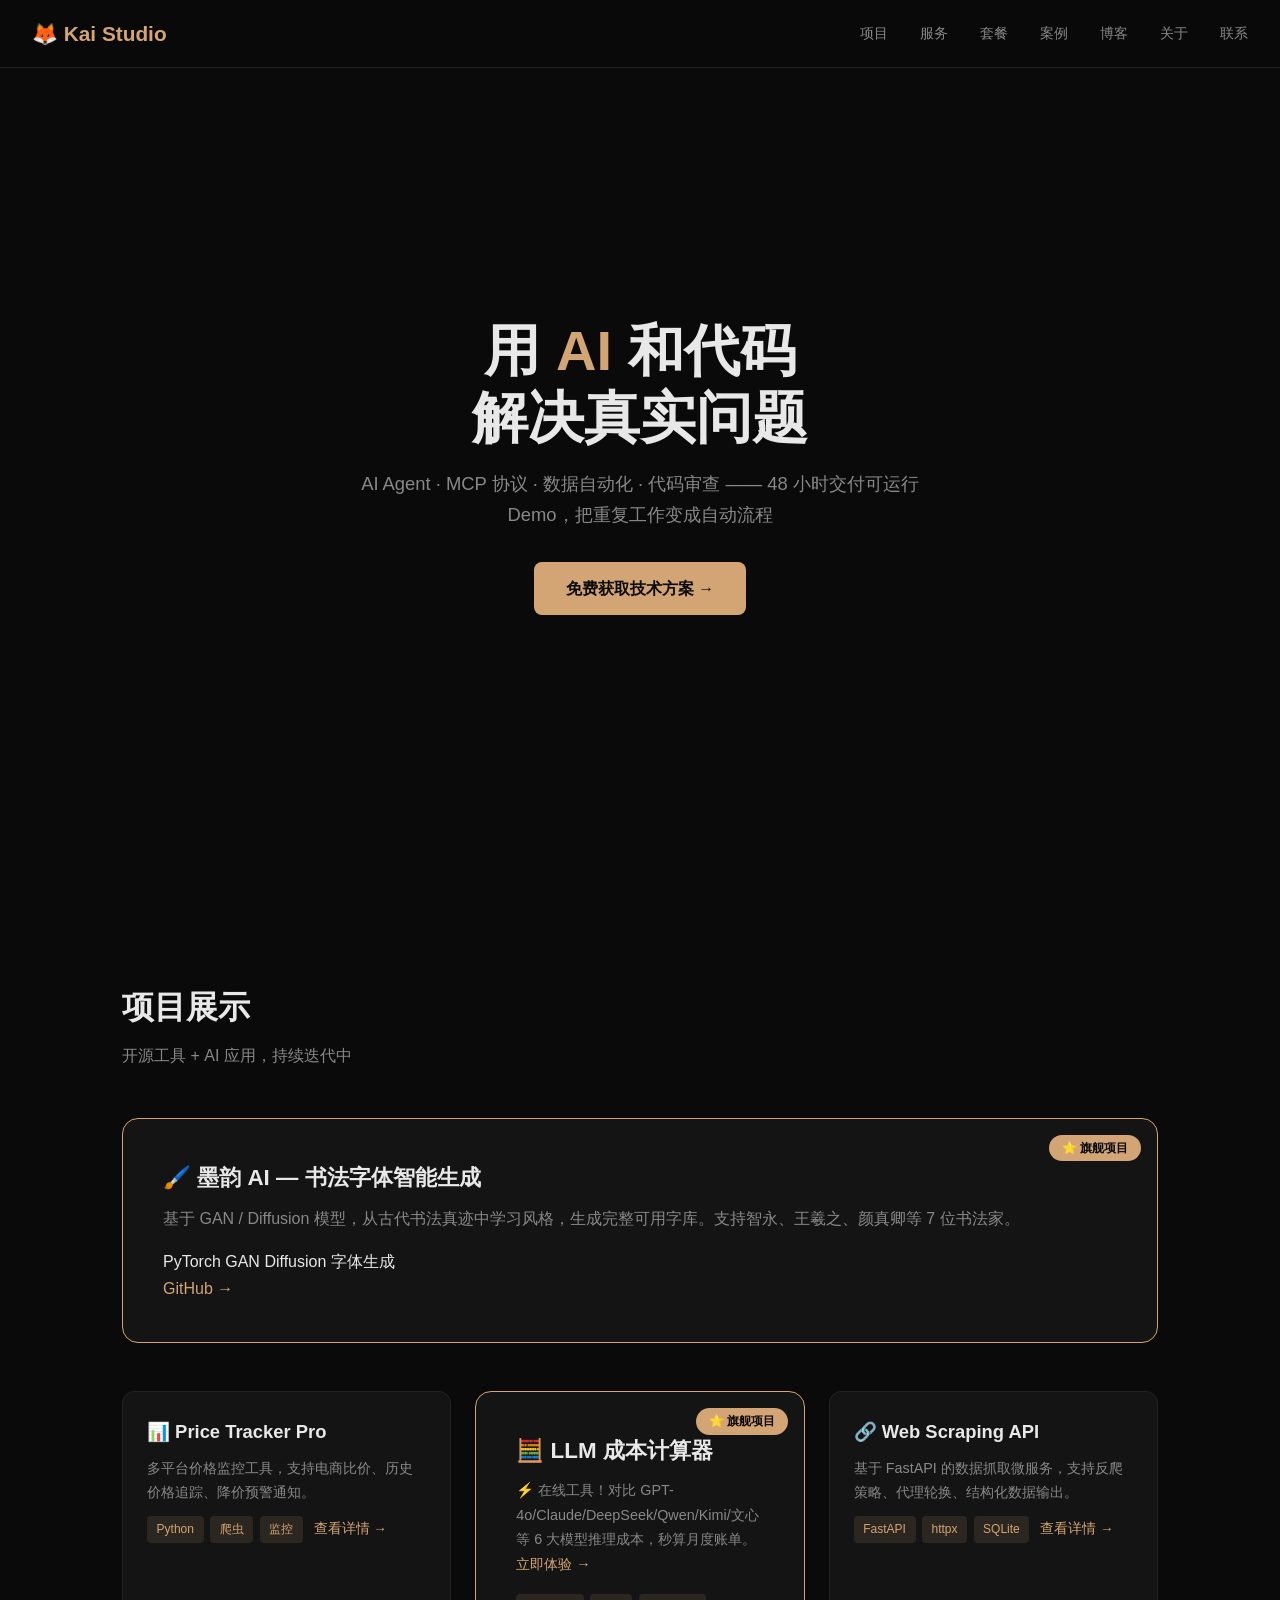
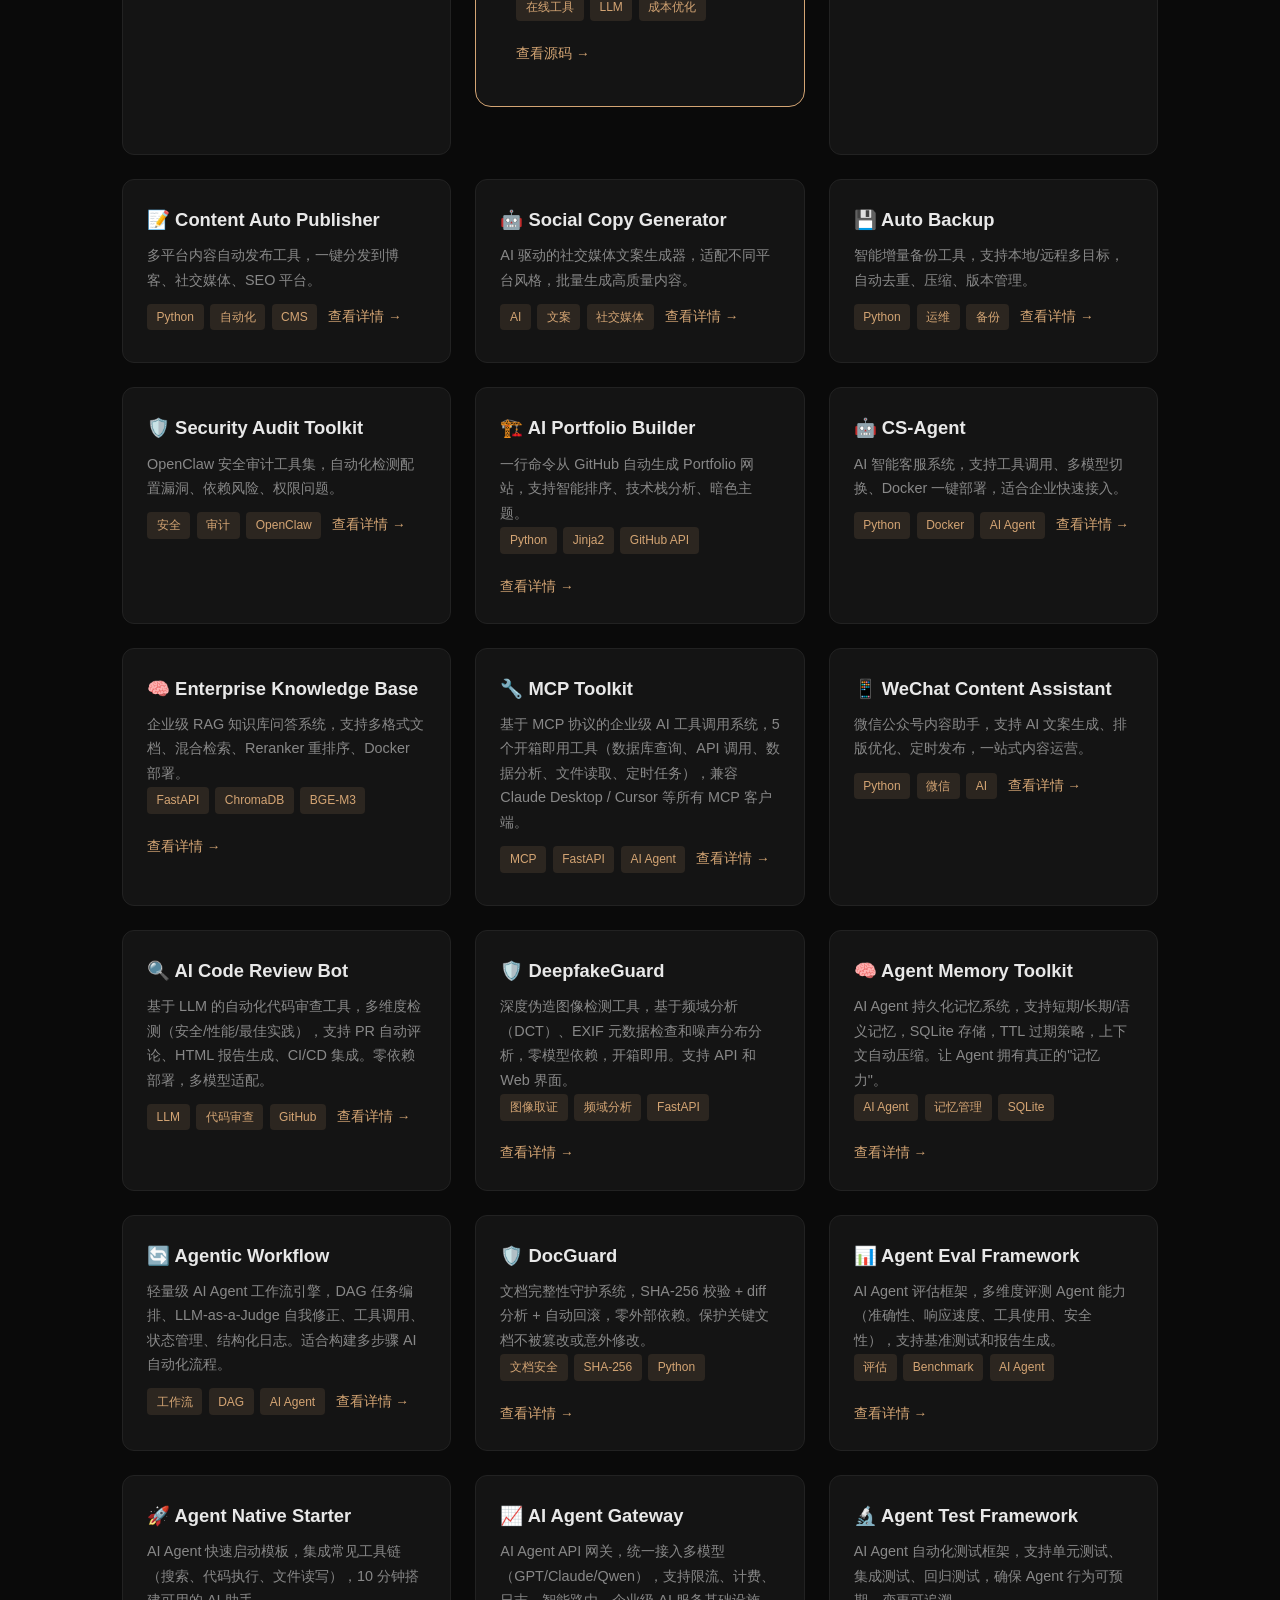
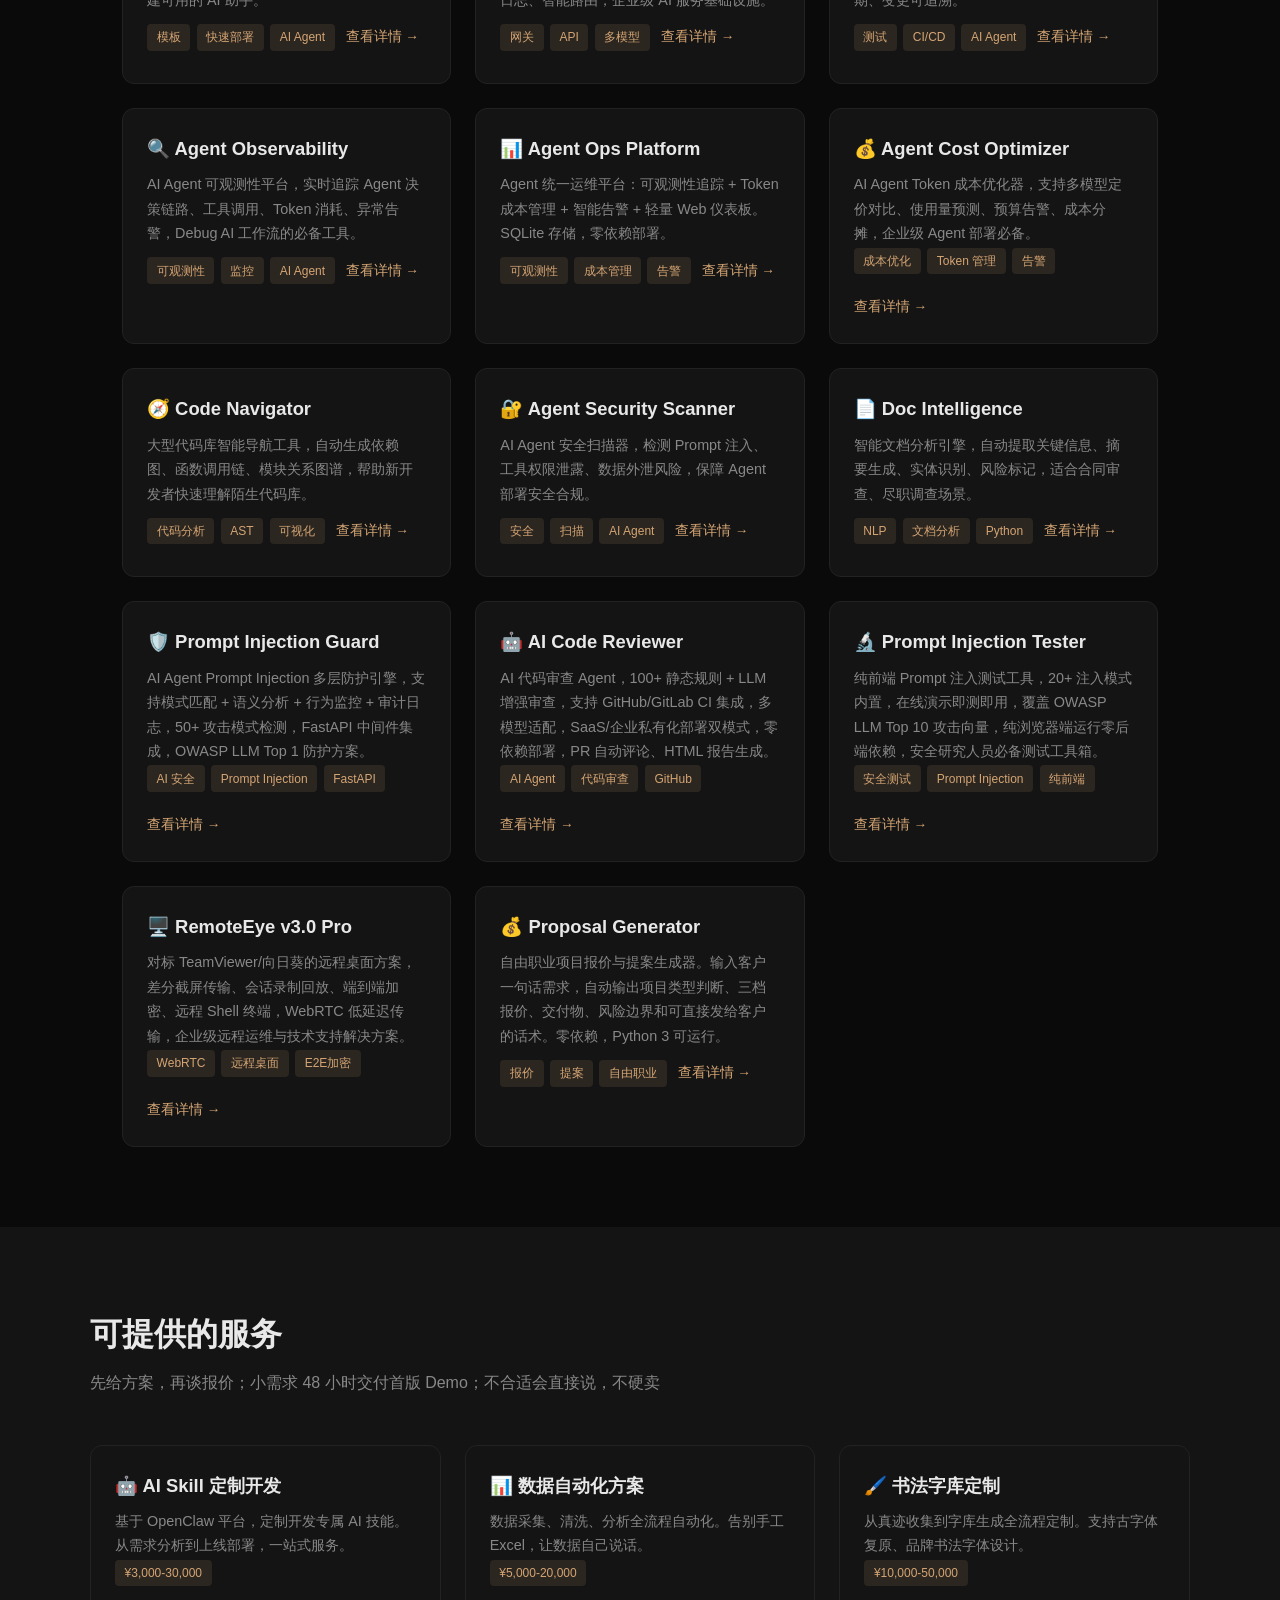
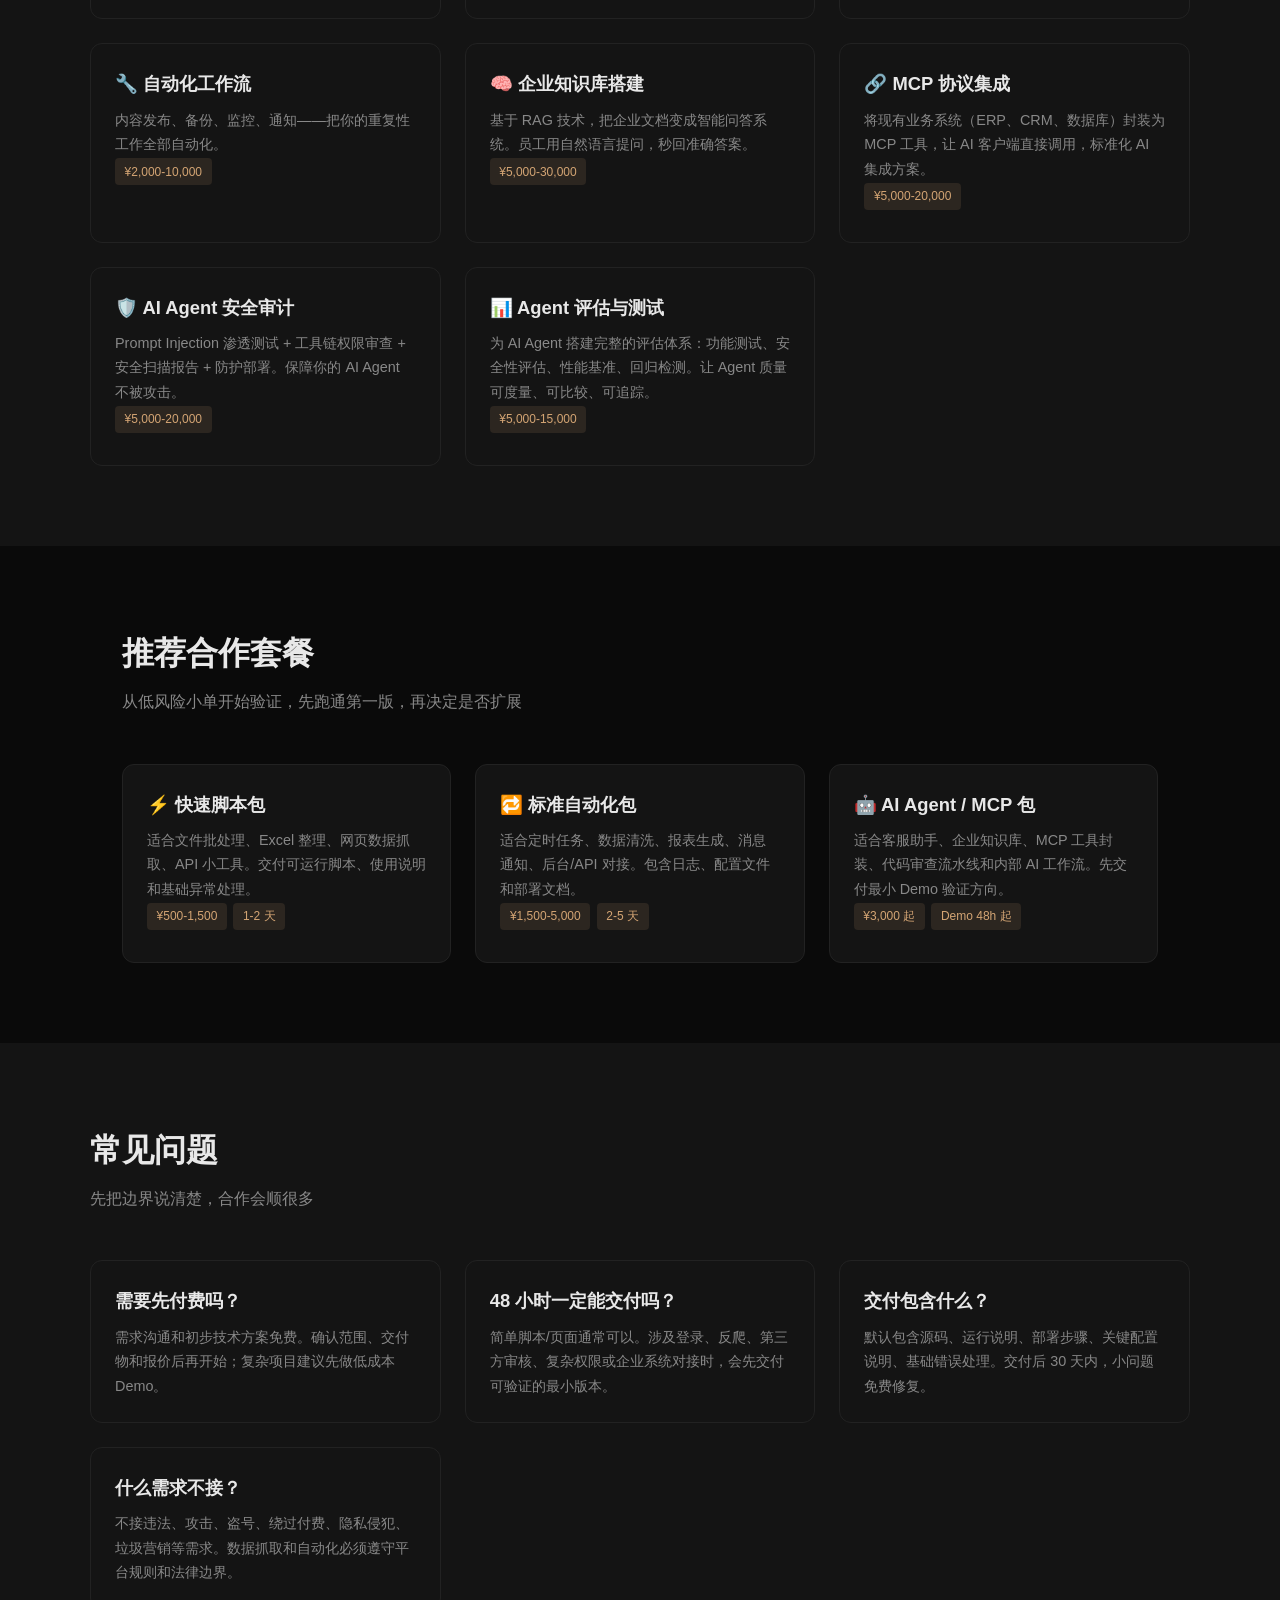
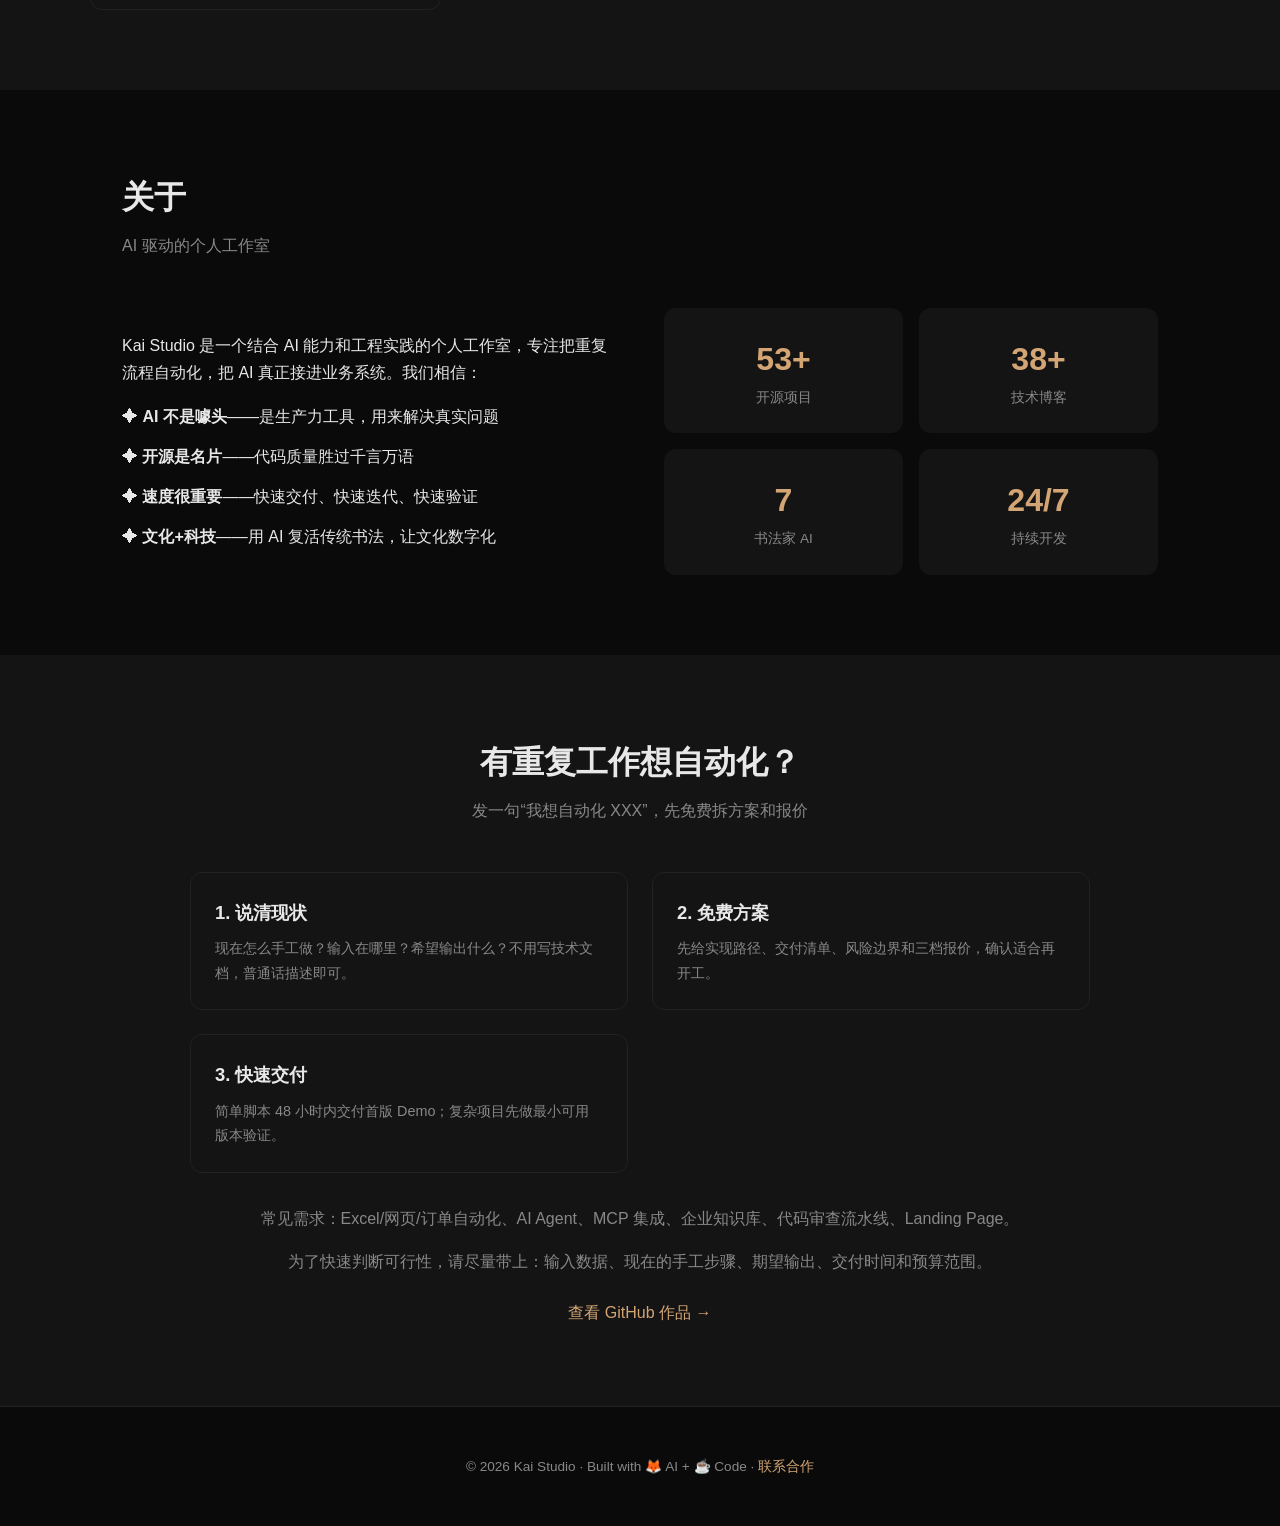
<file: portfolio/index.html>
<!DOCTYPE html>
<html lang="zh-CN">
<head>
<meta charset="UTF-8">
<meta name="viewport" content="width=device-width, initial-scale=1.0">
<title>Kai Studio — AI 自动化 · 书法字体 · 数据工具</title>
<style>
*{margin:0;padding:0;box-sizing:border-box}
:root{--bg:#0a0a0a;--card:#141414;--border:#222;--accent:#d4a574;--accent2:#c07850;--text:#e8e8e8;--muted:#888}
body{background:var(--bg);color:var(--text);font-family:-apple-system,BlinkMacSystemFont,"Segoe UI",Roboto,sans-serif;line-height:1.7}
a{color:var(--accent);text-decoration:none}
a:hover{text-decoration:underline}

nav{position:fixed;top:0;left:0;right:0;z-index:100;background:rgba(10,10,10,.92);backdrop-filter:blur(12px);border-bottom:1px solid var(--border);padding:1rem 2rem;display:flex;justify-content:space-between;align-items:center}
nav .logo{font-size:1.3rem;font-weight:700;color:var(--accent)}
nav .links{display:flex;gap:2rem}
nav .links a{color:var(--muted);font-size:.9rem;transition:color .2s}
nav .links a:hover{color:var(--accent);text-decoration:none}

.hero{min-height:100vh;display:flex;align-items:center;justify-content:center;text-align:center;padding:6rem 2rem 4rem}
.hero h1{font-size:clamp(2rem,5vw,3.5rem);font-weight:800;line-height:1.2;margin-bottom:1rem}
.hero h1 span{color:var(--accent)}
.hero p{font-size:1.15rem;color:var(--muted);max-width:600px;margin:0 auto 2rem}
.hero .cta{display:inline-block;background:var(--accent);color:var(--bg);padding:.8rem 2rem;border-radius:8px;font-weight:600;transition:all .2s}
.hero .cta:hover{background:var(--accent2);text-decoration:none;transform:translateY(-2px)}

section{padding:5rem 2rem;max-width:1100px;margin:0 auto}
section h2{font-size:2rem;margin-bottom:.5rem}
section .subtitle{color:var(--muted);margin-bottom:3rem}

.grid{display:grid;grid-template-columns:repeat(auto-fit,minmax(320px,1fr));gap:1.5rem}
.card{background:var(--card);border:1px solid var(--border);border-radius:12px;padding:1.5rem;transition:border-color .2s}
.card:hover{border-color:var(--accent)}
.card h3{font-size:1.15rem;margin-bottom:.5rem}
.card .tag{display:inline-block;background:rgba(212,165,116,.12);color:var(--accent);padding:.2rem .6rem;border-radius:4px;font-size:.75rem;margin-right:.4rem;margin-bottom:.5rem}
.card p{color:var(--muted);font-size:.9rem}
.card .link{display:inline-block;margin-top:.8rem;font-size:.85rem;color:var(--accent);font-weight:500}

.featured{background:var(--card);border:1px solid var(--accent);border-radius:16px;padding:2.5rem;margin-bottom:3rem;position:relative;overflow:hidden}
.featured::before{content:"⭐ 旗舰项目";position:absolute;top:1rem;right:1rem;background:var(--accent);color:var(--bg);padding:.2rem .8rem;border-radius:20px;font-size:.75rem;font-weight:600}
.featured h3{font-size:1.4rem;margin-bottom:.5rem}
.featured p{color:var(--muted);margin-bottom:1rem}

.about-grid{display:grid;grid-template-columns:1fr 1fr;gap:3rem;align-items:center}
.about-grid .stats{display:grid;grid-template-columns:1fr 1fr;gap:1rem}
.about-grid .stat{text-align:center;padding:1.5rem;background:var(--card);border-radius:12px}
.about-grid .stat .num{font-size:2rem;font-weight:800;color:var(--accent)}
.about-grid .stat .label{font-size:.85rem;color:var(--muted)}

footer{text-align:center;padding:3rem 2rem;border-top:1px solid var(--border);color:var(--muted);font-size:.85rem}

@media(max-width:768px){.about-grid{grid-template-columns:1fr}.nav .links{gap:1rem}}
</style>
</head>
<body>

<nav>
  <div class="logo">🦊 Kai Studio</div>
  <div class="links">
    <a href="#projects">项目</a>
    <a href="#services">服务</a>
    <a href="#packages">套餐</a>
    <a href="case-studies.html">案例</a>
    <a href="blog.html">博客</a>
    <a href="#about">关于</a>
    <a href="#contact">联系</a>
  </div>
</nav>

<div class="hero">
  <div>
    <h1>用 <span>AI</span> 和代码<br>解决真实问题</h1>
    <p>AI Agent · MCP 协议 · 数据自动化 · 代码审查 —— 48 小时交付可运行 Demo，把重复工作变成自动流程</p>
    <a href="#contact" class="cta">免费获取技术方案 →</a>
  </div>
</div>

<section id="projects">
  <h2>项目展示</h2>
  <p class="subtitle">开源工具 + AI 应用，持续迭代中</p>

  <div class="featured">
    <h3>🖌️ 墨韵 AI — 书法字体智能生成</h3>
    <p>基于 GAN / Diffusion 模型，从古代书法真迹中学习风格，生成完整可用字库。支持智永、王羲之、颜真卿等 7 位书法家。</p>
    <div>
      <span class="tag">PyTorch</span>
      <span class="tag">GAN</span>
      <span class="tag">Diffusion</span>
      <span class="tag">字体生成</span>
    </div>
    <a href="https://github.com/kaising-openclaw1/calligraphy-ai" class="link">GitHub →</a>
  </div>

  <div class="grid">
    <div class="card">
      <h3>📊 Price Tracker Pro</h3>
      <p>多平台价格监控工具，支持电商比价、历史价格追踪、降价预警通知。</p>
      <span class="tag">Python</span><span class="tag">爬虫</span><span class="tag">监控</span>
      <a href="https://github.com/kaising-openclaw1/price-tracker" class="link">查看详情 →</a>
    </div>
    <div class="card featured">
      <h3>🧮 LLM 成本计算器</h3>
      <p>⚡ 在线工具！对比 GPT-4o/Claude/DeepSeek/Qwen/Kimi/文心 等 6 大模型推理成本，秒算月度账单。<a href="https://kaising-openclaw1.github.io/llm-cost-calculator/" target="_blank">立即体验 →</a></p>
      <span class="tag">在线工具</span><span class="tag">LLM</span><span class="tag">成本优化</span>
      <a href="https://github.com/kaising-openclaw1/llm-cost-calculator" class="link">查看源码 →</a>
    </div>
    <div class="card">
      <h3>🔗 Web Scraping API</h3>
      <p>基于 FastAPI 的数据抓取微服务，支持反爬策略、代理轮换、结构化数据输出。</p>
      <span class="tag">FastAPI</span><span class="tag">httpx</span><span class="tag">SQLite</span>
      <a href="https://github.com/kaising-openclaw1/scraping-api" class="link">查看详情 →</a>
    </div>
    <div class="card">
      <h3>📝 Content Auto Publisher</h3>
      <p>多平台内容自动发布工具，一键分发到博客、社交媒体、SEO 平台。</p>
      <span class="tag">Python</span><span class="tag">自动化</span><span class="tag">CMS</span>
      <a href="https://github.com/kaising-openclaw1/content-auto-publisher" class="link">查看详情 →</a>
    </div>
    <div class="card">
      <h3>🤖 Social Copy Generator</h3>
      <p>AI 驱动的社交媒体文案生成器，适配不同平台风格，批量生成高质量内容。</p>
      <span class="tag">AI</span><span class="tag">文案</span><span class="tag">社交媒体</span>
      <a href="https://github.com/kaising-openclaw1/social-copy" class="link">查看详情 →</a>
    </div>
    <div class="card">
      <h3>💾 Auto Backup</h3>
      <p>智能增量备份工具，支持本地/远程多目标，自动去重、压缩、版本管理。</p>
      <span class="tag">Python</span><span class="tag">运维</span><span class="tag">备份</span>
      <a href="https://github.com/kaising-openclaw1/auto-backup" class="link">查看详情 →</a>
    </div>
    <div class="card">
      <h3>🛡️ Security Audit Toolkit</h3>
      <p>OpenClaw 安全审计工具集，自动化检测配置漏洞、依赖风险、权限问题。</p>
      <span class="tag">安全</span><span class="tag">审计</span><span class="tag">OpenClaw</span>
      <a href="https://github.com/kaising-openclaw1/security-audit" class="link">查看详情 →</a>
    </div>
    <div class="card">
      <h3>🏗️ AI Portfolio Builder</h3>
      <p>一行命令从 GitHub 自动生成 Portfolio 网站，支持智能排序、技术栈分析、暗色主题。</p>
      <span class="tag">Python</span><span class="tag">Jinja2</span><span class="tag">GitHub API</span>
      <a href="https://github.com/kaising-openclaw1/ai-portfolio-builder" class="link">查看详情 →</a>
    </div>
    <div class="card">
      <h3>🤖 CS-Agent</h3>
      <p>AI 智能客服系统，支持工具调用、多模型切换、Docker 一键部署，适合企业快速接入。</p>
      <span class="tag">Python</span><span class="tag">Docker</span><span class="tag">AI Agent</span>
      <a href="https://github.com/kaising-openclaw1/cs-agent" class="link">查看详情 →</a>
    </div>
    <div class="card">
      <h3>🧠 Enterprise Knowledge Base</h3>
      <p>企业级 RAG 知识库问答系统，支持多格式文档、混合检索、Reranker 重排序、Docker 部署。</p>
      <span class="tag">FastAPI</span><span class="tag">ChromaDB</span><span class="tag">BGE-M3</span>
      <a href="https://github.com/kaising-openclaw1/enterprise-knowledge-base" class="link">查看详情 →</a>
    </div>
    <div class="card">
      <h3>🔧 MCP Toolkit</h3>
      <p>基于 MCP 协议的企业级 AI 工具调用系统，5 个开箱即用工具（数据库查询、API 调用、数据分析、文件读取、定时任务），兼容 Claude Desktop / Cursor 等所有 MCP 客户端。</p>
      <span class="tag">MCP</span><span class="tag">FastAPI</span><span class="tag">AI Agent</span>
      <a href="https://github.com/kaising-openclaw1/mcp-toolkit" class="link">查看详情 →</a>
    </div>
    <div class="card">
      <h3>📱 WeChat Content Assistant</h3>
      <p>微信公众号内容助手，支持 AI 文案生成、排版优化、定时发布，一站式内容运营。</p>
      <span class="tag">Python</span><span class="tag">微信</span><span class="tag">AI</span>
      <a href="https://github.com/kaising-openclaw1/wechat-content-assistant" class="link">查看详情 →</a>
    </div>
    <div class="card">
      <h3>🔍 AI Code Review Bot</h3>
      <p>基于 LLM 的自动化代码审查工具，多维度检测（安全/性能/最佳实践），支持 PR 自动评论、HTML 报告生成、CI/CD 集成。零依赖部署，多模型适配。</p>
      <span class="tag">LLM</span><span class="tag">代码审查</span><span class="tag">GitHub</span>
      <a href="https://github.com/kaising-openclaw1/code-review-bot" class="link">查看详情 →</a>
    </div>
    <div class="card">
      <h3>🛡️ DeepfakeGuard</h3>
      <p>深度伪造图像检测工具，基于频域分析（DCT）、EXIF 元数据检查和噪声分布分析，零模型依赖，开箱即用。支持 API 和 Web 界面。</p>
      <span class="tag">图像取证</span><span class="tag">频域分析</span><span class="tag">FastAPI</span>
      <a href="https://github.com/kaising-openclaw1/deepfake-guard" class="link">查看详情 →</a>
    </div>
    <div class="card">
      <h3>🧠 Agent Memory Toolkit</h3>
      <p>AI Agent 持久化记忆系统，支持短期/长期/语义记忆，SQLite 存储，TTL 过期策略，上下文自动压缩。让 Agent 拥有真正的"记忆力"。</p>
      <span class="tag">AI Agent</span><span class="tag">记忆管理</span><span class="tag">SQLite</span>
      <a href="https://github.com/kaising-openclaw1/agent-memory-toolkit" class="link">查看详情 →</a>
    </div>
    <div class="card">
      <h3>🔄 Agentic Workflow</h3>
      <p>轻量级 AI Agent 工作流引擎，DAG 任务编排、LLM-as-a-Judge 自我修正、工具调用、状态管理、结构化日志。适合构建多步骤 AI 自动化流程。</p>
      <span class="tag">工作流</span><span class="tag">DAG</span><span class="tag">AI Agent</span>
      <a href="https://github.com/kaising-openclaw1/agentic-workflow" class="link">查看详情 →</a>
    </div>
    <div class="card">
      <h3>🛡️ DocGuard</h3>
      <p>文档完整性守护系统，SHA-256 校验 + diff 分析 + 自动回滚，零外部依赖。保护关键文档不被篡改或意外修改。</p>
      <span class="tag">文档安全</span><span class="tag">SHA-256</span><span class="tag">Python</span>
      <a href="https://github.com/kaising-openclaw1/doc-guard" class="link">查看详情 →</a>
    </div>
    <div class="card">
      <h3>📊 Agent Eval Framework</h3>
      <p>AI Agent 评估框架，多维度评测 Agent 能力（准确性、响应速度、工具使用、安全性），支持基准测试和报告生成。</p>
      <span class="tag">评估</span><span class="tag">Benchmark</span><span class="tag">AI Agent</span>
      <a href="https://github.com/kaising-openclaw1/agent-eval-framework" class="link">查看详情 →</a>
    </div>
    <div class="card">
      <h3>🚀 Agent Native Starter</h3>
      <p>AI Agent 快速启动模板，集成常见工具链（搜索、代码执行、文件读写），10 分钟搭建可用的 AI 助手。</p>
      <span class="tag">模板</span><span class="tag">快速部署</span><span class="tag">AI Agent</span>
      <a href="https://github.com/kaising-openclaw1/agent-native-starter" class="link">查看详情 →</a>
    </div>
    <div class="card">
      <h3>📈 AI Agent Gateway</h3>
      <p>AI Agent API 网关，统一接入多模型（GPT/Claude/Qwen），支持限流、计费、日志、智能路由，企业级 AI 服务基础设施。</p>
      <span class="tag">网关</span><span class="tag">API</span><span class="tag">多模型</span>
      <a href="https://github.com/kaising-openclaw1/ai-agent-gateway" class="link">查看详情 →</a>
    </div>
    <div class="card">
      <h3>🔬 Agent Test Framework</h3>
      <p>AI Agent 自动化测试框架，支持单元测试、集成测试、回归测试，确保 Agent 行为可预期、变更可追溯。</p>
      <span class="tag">测试</span><span class="tag">CI/CD</span><span class="tag">AI Agent</span>
      <a href="https://github.com/kaising-openclaw1/agent-test-framework" class="link">查看详情 →</a>
    </div>
    <div class="card">
      <h3>🔍 Agent Observability</h3>
      <p>AI Agent 可观测性平台，实时追踪 Agent 决策链路、工具调用、Token 消耗、异常告警，Debug AI 工作流的必备工具。</p>
      <span class="tag">可观测性</span><span class="tag">监控</span><span class="tag">AI Agent</span>
      <a href="https://github.com/kaising-openclaw1/agent-observability" class="link">查看详情 →</a>
    </div>
    <div class="card">
      <h3>📊 Agent Ops Platform</h3>
      <p>Agent 统一运维平台：可观测性追踪 + Token 成本管理 + 智能告警 + 轻量 Web 仪表板。SQLite 存储，零依赖部署。</p>
      <span class="tag">可观测性</span><span class="tag">成本管理</span><span class="tag">告警</span>
      <a href="https://github.com/kaising-openclaw1/agent-ops-platform" class="link">查看详情 →</a>
    </div>
    <div class="card">
      <h3>💰 Agent Cost Optimizer</h3>
      <p>AI Agent Token 成本优化器，支持多模型定价对比、使用量预测、预算告警、成本分摊，企业级 Agent 部署必备。</p>
      <span class="tag">成本优化</span><span class="tag">Token 管理</span><span class="tag">告警</span>
      <a href="https://github.com/kaising-openclaw1/agent-cost-optimizer" class="link">查看详情 →</a>
    </div>
    <div class="card">
      <h3>🧭 Code Navigator</h3>
      <p>大型代码库智能导航工具，自动生成依赖图、函数调用链、模块关系图谱，帮助新开发者快速理解陌生代码库。</p>
      <span class="tag">代码分析</span><span class="tag">AST</span><span class="tag">可视化</span>
      <a href="https://github.com/kaising-openclaw1/code-navigator" class="link">查看详情 →</a>
    </div>
    <div class="card">
      <h3>🔐 Agent Security Scanner</h3>
      <p>AI Agent 安全扫描器，检测 Prompt 注入、工具权限泄露、数据外泄风险，保障 Agent 部署安全合规。</p>
      <span class="tag">安全</span><span class="tag">扫描</span><span class="tag">AI Agent</span>
      <a href="https://github.com/kaising-openclaw1/agent-security-scanner" class="link">查看详情 →</a>
    </div>
    <div class="card">
      <h3>📄 Doc Intelligence</h3>
      <p>智能文档分析引擎，自动提取关键信息、摘要生成、实体识别、风险标记，适合合同审查、尽职调查场景。</p>
      <span class="tag">NLP</span><span class="tag">文档分析</span><span class="tag">Python</span>
      <a href="https://github.com/kaising-openclaw1/doc-intelligence" class="link">查看详情 →</a>
    </div>
    <div class="card">
      <h3>🛡️ Prompt Injection Guard</h3>
      <p>AI Agent Prompt Injection 多层防护引擎，支持模式匹配 + 语义分析 + 行为监控 + 审计日志，50+ 攻击模式检测，FastAPI 中间件集成，OWASP LLM Top 1 防护方案。</p>
      <span class="tag">AI 安全</span><span class="tag">Prompt Injection</span><span class="tag">FastAPI</span>
      <a href="https://github.com/kaising-openclaw1/prompt-injection-guard" class="link">查看详情 →</a>
    </div>
    <div class="card">
      <h3>🤖 AI Code Reviewer</h3>
      <p>AI 代码审查 Agent，100+ 静态规则 + LLM 增强审查，支持 GitHub/GitLab CI 集成，多模型适配，SaaS/企业私有化部署双模式，零依赖部署，PR 自动评论、HTML 报告生成。</p>
      <span class="tag">AI Agent</span><span class="tag">代码审查</span><span class="tag">GitHub</span>
      <a href="https://github.com/kaising-openclaw1/ai-code-reviewer" class="link">查看详情 →</a>
    </div>
    <div class="card">
      <h3>🔬 Prompt Injection Tester</h3>
      <p>纯前端 Prompt 注入测试工具，20+ 注入模式内置，在线演示即测即用，覆盖 OWASP LLM Top 10 攻击向量，纯浏览器端运行零后端依赖，安全研究人员必备测试工具箱。</p>
      <span class="tag">安全测试</span><span class="tag">Prompt Injection</span><span class="tag">纯前端</span>
      <a href="https://github.com/kaising-openclaw1/prompt-injection-tester" class="link">查看详情 →</a>
    </div>
    <div class="card">
      <h3>🖥️ RemoteEye v3.0 Pro</h3>
      <p>对标 TeamViewer/向日葵的远程桌面方案，差分截屏传输、会话录制回放、端到端加密、远程 Shell 终端，WebRTC 低延迟传输，企业级远程运维与技术支持解决方案。</p>
      <span class="tag">WebRTC</span><span class="tag">远程桌面</span><span class="tag">E2E加密</span>
      <a href="https://github.com/kaising-openclaw1/remote-control" class="link">查看详情 →</a>
    </div>
    <div class="card">
      <h3>💰 Proposal Generator</h3>
      <p>自由职业项目报价与提案生成器。输入客户一句话需求，自动输出项目类型判断、三档报价、交付物、风险边界和可直接发给客户的话术。零依赖，Python 3 可运行。</p>
      <span class="tag">报价</span><span class="tag">提案</span><span class="tag">自由职业</span>
      <a href="https://github.com/kaising-openclaw1/proposal-generator" class="link">查看详情 →</a>
    </div>
  </div>
</section>

<section id="services" style="background:var(--card);max-width:100%;padding:5rem 2rem">
  <div style="max-width:1100px;margin:0 auto">
    <h2>可提供的服务</h2>
    <p class="subtitle">先给方案，再谈报价；小需求 48 小时交付首版 Demo；不合适会直接说，不硬卖</p>
    <div class="grid">
      <div class="card">
        <h3>🤖 AI Skill 定制开发</h3>
        <p>基于 OpenClaw 平台，定制开发专属 AI 技能。从需求分析到上线部署，一站式服务。</p>
        <span class="tag">¥3,000-30,000</span>
      </div>
      <div class="card">
        <h3>📊 数据自动化方案</h3>
        <p>数据采集、清洗、分析全流程自动化。告别手工 Excel，让数据自己说话。</p>
        <span class="tag">¥5,000-20,000</span>
      </div>
      <div class="card">
        <h3>🖌️ 书法字库定制</h3>
        <p>从真迹收集到字库生成全流程定制。支持古字体复原、品牌书法字体设计。</p>
        <span class="tag">¥10,000-50,000</span>
      </div>
      <div class="card">
        <h3>🔧 自动化工作流</h3>
        <p>内容发布、备份、监控、通知——把你的重复性工作全部自动化。</p>
        <span class="tag">¥2,000-10,000</span>
      </div>
      <div class="card">
        <h3>🧠 企业知识库搭建</h3>
        <p>基于 RAG 技术，把企业文档变成智能问答系统。员工用自然语言提问，秒回准确答案。</p>
        <span class="tag">¥5,000-30,000</span>
      </div>
      <div class="card">
        <h3>🔗 MCP 协议集成</h3>
        <p>将现有业务系统（ERP、CRM、数据库）封装为 MCP 工具，让 AI 客户端直接调用，标准化 AI 集成方案。</p>
        <span class="tag">¥5,000-20,000</span>
      </div>
      <div class="card">
        <h3>🛡️ AI Agent 安全审计</h3>
        <p>Prompt Injection 渗透测试 + 工具链权限审查 + 安全扫描报告 + 防护部署。保障你的 AI Agent 不被攻击。</p>
        <span class="tag">¥5,000-20,000</span>
      </div>
      <div class="card">
        <h3>📊 Agent 评估与测试</h3>
        <p>为 AI Agent 搭建完整的评估体系：功能测试、安全性评估、性能基准、回归检测。让 Agent 质量可度量、可比较、可追踪。</p>
        <span class="tag">¥5,000-15,000</span>
      </div>
    </div>
  </div>
</section>


<section id="packages">
  <h2>推荐合作套餐</h2>
  <p class="subtitle">从低风险小单开始验证，先跑通第一版，再决定是否扩展</p>
  <div class="grid">
    <div class="card">
      <h3>⚡ 快速脚本包</h3>
      <p>适合文件批处理、Excel 整理、网页数据抓取、API 小工具。交付可运行脚本、使用说明和基础异常处理。</p>
      <span class="tag">¥500-1,500</span><span class="tag">1-2 天</span>
    </div>
    <div class="card">
      <h3>🔁 标准自动化包</h3>
      <p>适合定时任务、数据清洗、报表生成、消息通知、后台/API 对接。包含日志、配置文件和部署文档。</p>
      <span class="tag">¥1,500-5,000</span><span class="tag">2-5 天</span>
    </div>
    <div class="card">
      <h3>🤖 AI Agent / MCP 包</h3>
      <p>适合客服助手、企业知识库、MCP 工具封装、代码审查流水线和内部 AI 工作流。先交付最小 Demo 验证方向。</p>
      <span class="tag">¥3,000 起</span><span class="tag">Demo 48h 起</span>
    </div>
  </div>
</section>

<section id="faq" style="background:var(--card);max-width:100%;padding:5rem 2rem">
  <div style="max-width:1100px;margin:0 auto">
    <h2>常见问题</h2>
    <p class="subtitle">先把边界说清楚，合作会顺很多</p>
    <div class="grid">
      <div class="card">
        <h3>需要先付费吗？</h3>
        <p>需求沟通和初步技术方案免费。确认范围、交付物和报价后再开始；复杂项目建议先做低成本 Demo。</p>
      </div>
      <div class="card">
        <h3>48 小时一定能交付吗？</h3>
        <p>简单脚本/页面通常可以。涉及登录、反爬、第三方审核、复杂权限或企业系统对接时，会先交付可验证的最小版本。</p>
      </div>
      <div class="card">
        <h3>交付包含什么？</h3>
        <p>默认包含源码、运行说明、部署步骤、关键配置说明、基础错误处理。交付后 30 天内，小问题免费修复。</p>
      </div>
      <div class="card">
        <h3>什么需求不接？</h3>
        <p>不接违法、攻击、盗号、绕过付费、隐私侵犯、垃圾营销等需求。数据抓取和自动化必须遵守平台规则和法律边界。</p>
      </div>
    </div>
  </div>
</section>

<section id="about">
  <h2>关于</h2>
  <p class="subtitle">AI 驱动的个人工作室</p>
  <div class="about-grid">
    <div>
      <p style="margin-bottom:1rem">Kai Studio 是一个结合 AI 能力和工程实践的个人工作室，专注把重复流程自动化，把 AI 真正接进业务系统。我们相信：</p>
      <ul style="list-style:none;display:flex;flex-direction:column;gap:.8rem">
        <li>✦ <strong>AI 不是噱头</strong>——是生产力工具，用来解决真实问题</li>
        <li>✦ <strong>开源是名片</strong>——代码质量胜过千言万语</li>
        <li>✦ <strong>速度很重要</strong>——快速交付、快速迭代、快速验证</li>
        <li>✦ <strong>文化+科技</strong>——用 AI 复活传统书法，让文化数字化</li>
      </ul>
    </div>
    <div class="stats">
      <div class="stat"><div class="num">53+</div><div class="label">开源项目</div></div>
      <div class="stat"><div class="num">38+</div><div class="label">技术博客</div></div>
      <div class="stat"><div class="num">7</div><div class="label">书法家 AI</div></div>
      <div class="stat"><div class="num">24/7</div><div class="label">持续开发</div></div>
    </div>
  </div>
</section>

<section id="contact" style="background:var(--card);max-width:100%;padding:5rem 2rem">
  <div style="max-width:900px;margin:0 auto;text-align:center">
    <h2>有重复工作想自动化？</h2>
    <p class="subtitle">发一句“我想自动化 XXX”，先免费拆方案和报价</p>
    <div class="grid" style="text-align:left;margin-bottom:2rem">
      <div class="card">
        <h3>1. 说清现状</h3>
        <p>现在怎么手工做？输入在哪里？希望输出什么？不用写技术文档，普通话描述即可。</p>
      </div>
      <div class="card">
        <h3>2. 免费方案</h3>
        <p>先给实现路径、交付清单、风险边界和三档报价，确认适合再开工。</p>
      </div>
      <div class="card">
        <h3>3. 快速交付</h3>
        <p>简单脚本 48 小时内交付首版 Demo；复杂项目先做最小可用版本验证。</p>
      </div>
    </div>
    <p style="color:var(--muted);margin-bottom:1rem">常见需求：Excel/网页/订单自动化、AI Agent、MCP 集成、企业知识库、代码审查流水线、Landing Page。</p>
    <p style="color:var(--muted);margin-bottom:1.5rem">为了快速判断可行性，请尽量带上：输入数据、现在的手工步骤、期望输出、交付时间和预算范围。</p>
    <a href="https://github.com/kaising-openclaw1" class="cta">查看 GitHub 作品 →</a>
  </div>
</section>

<footer>
  <p>© 2026 Kai Studio · Built with 🦊 AI + ☕ Code · <a href="#contact">联系合作</a></p>
</footer>

</body>
</html>
</file>
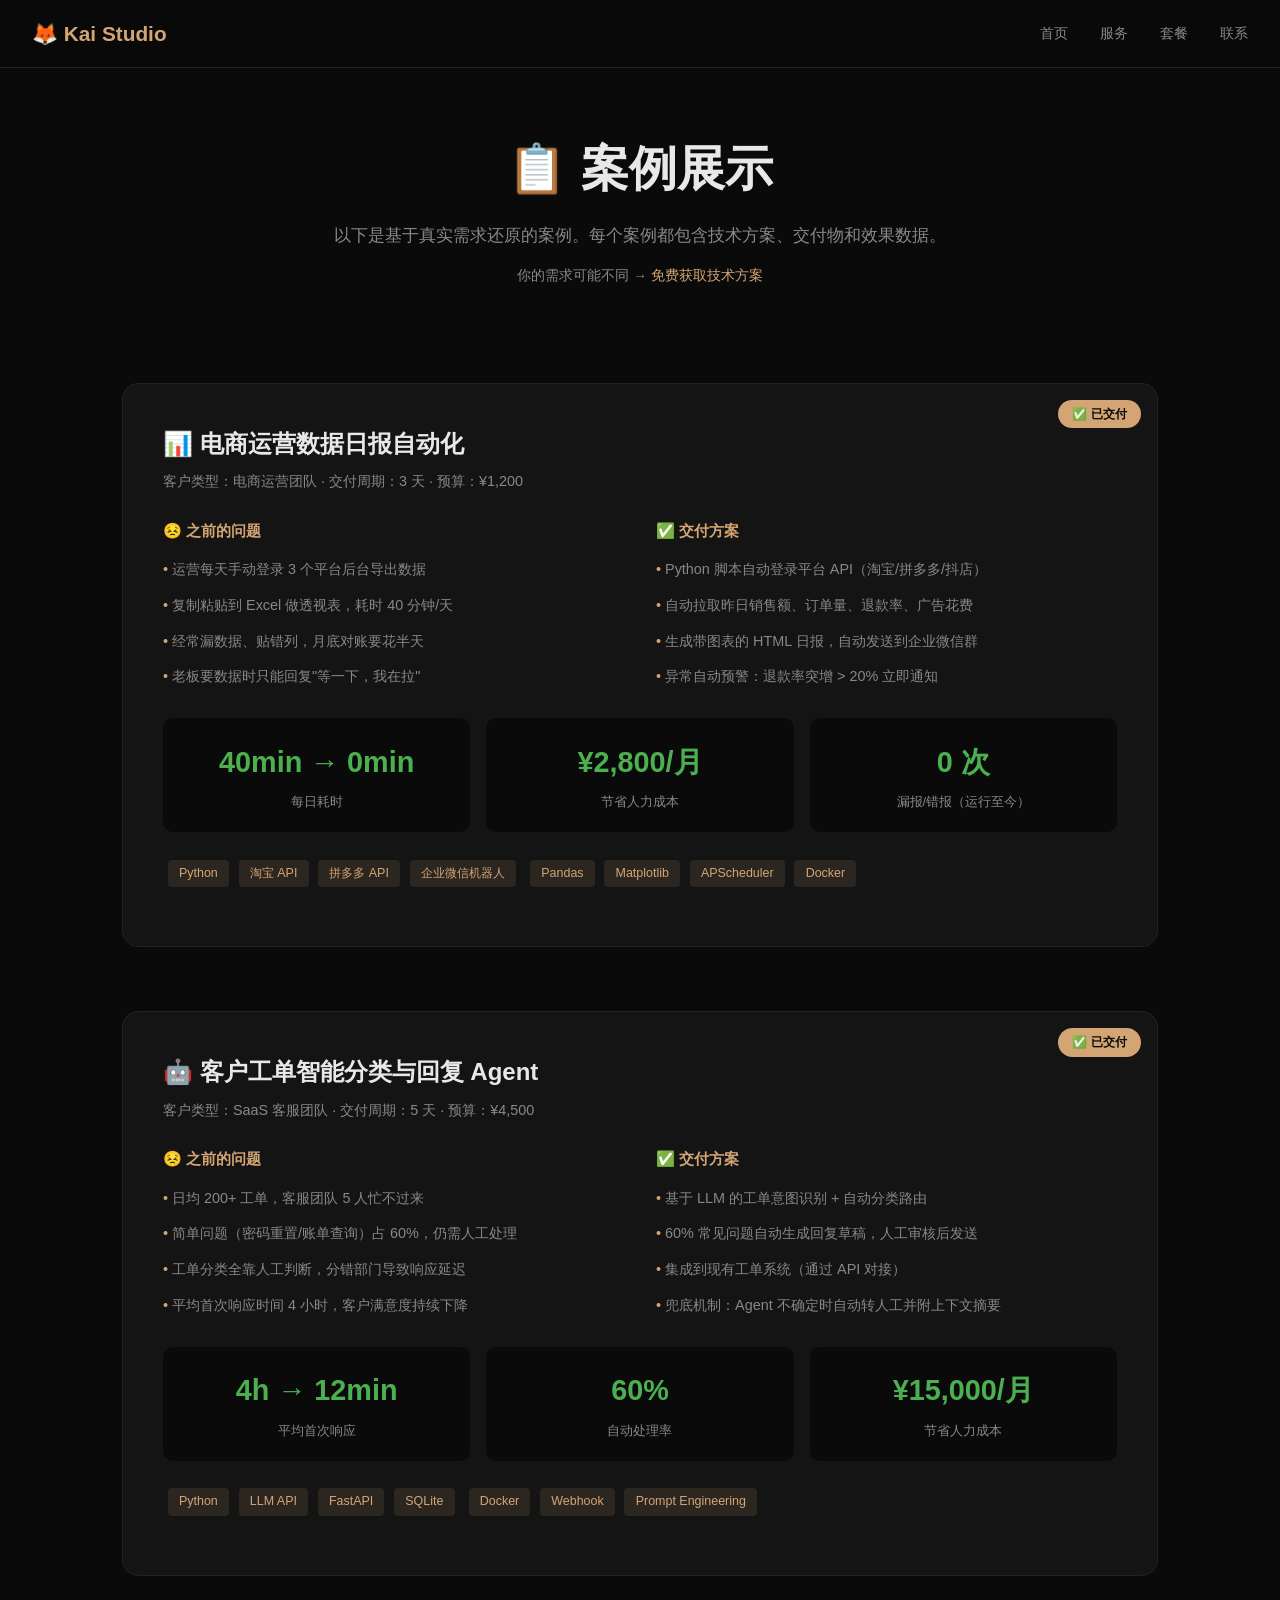
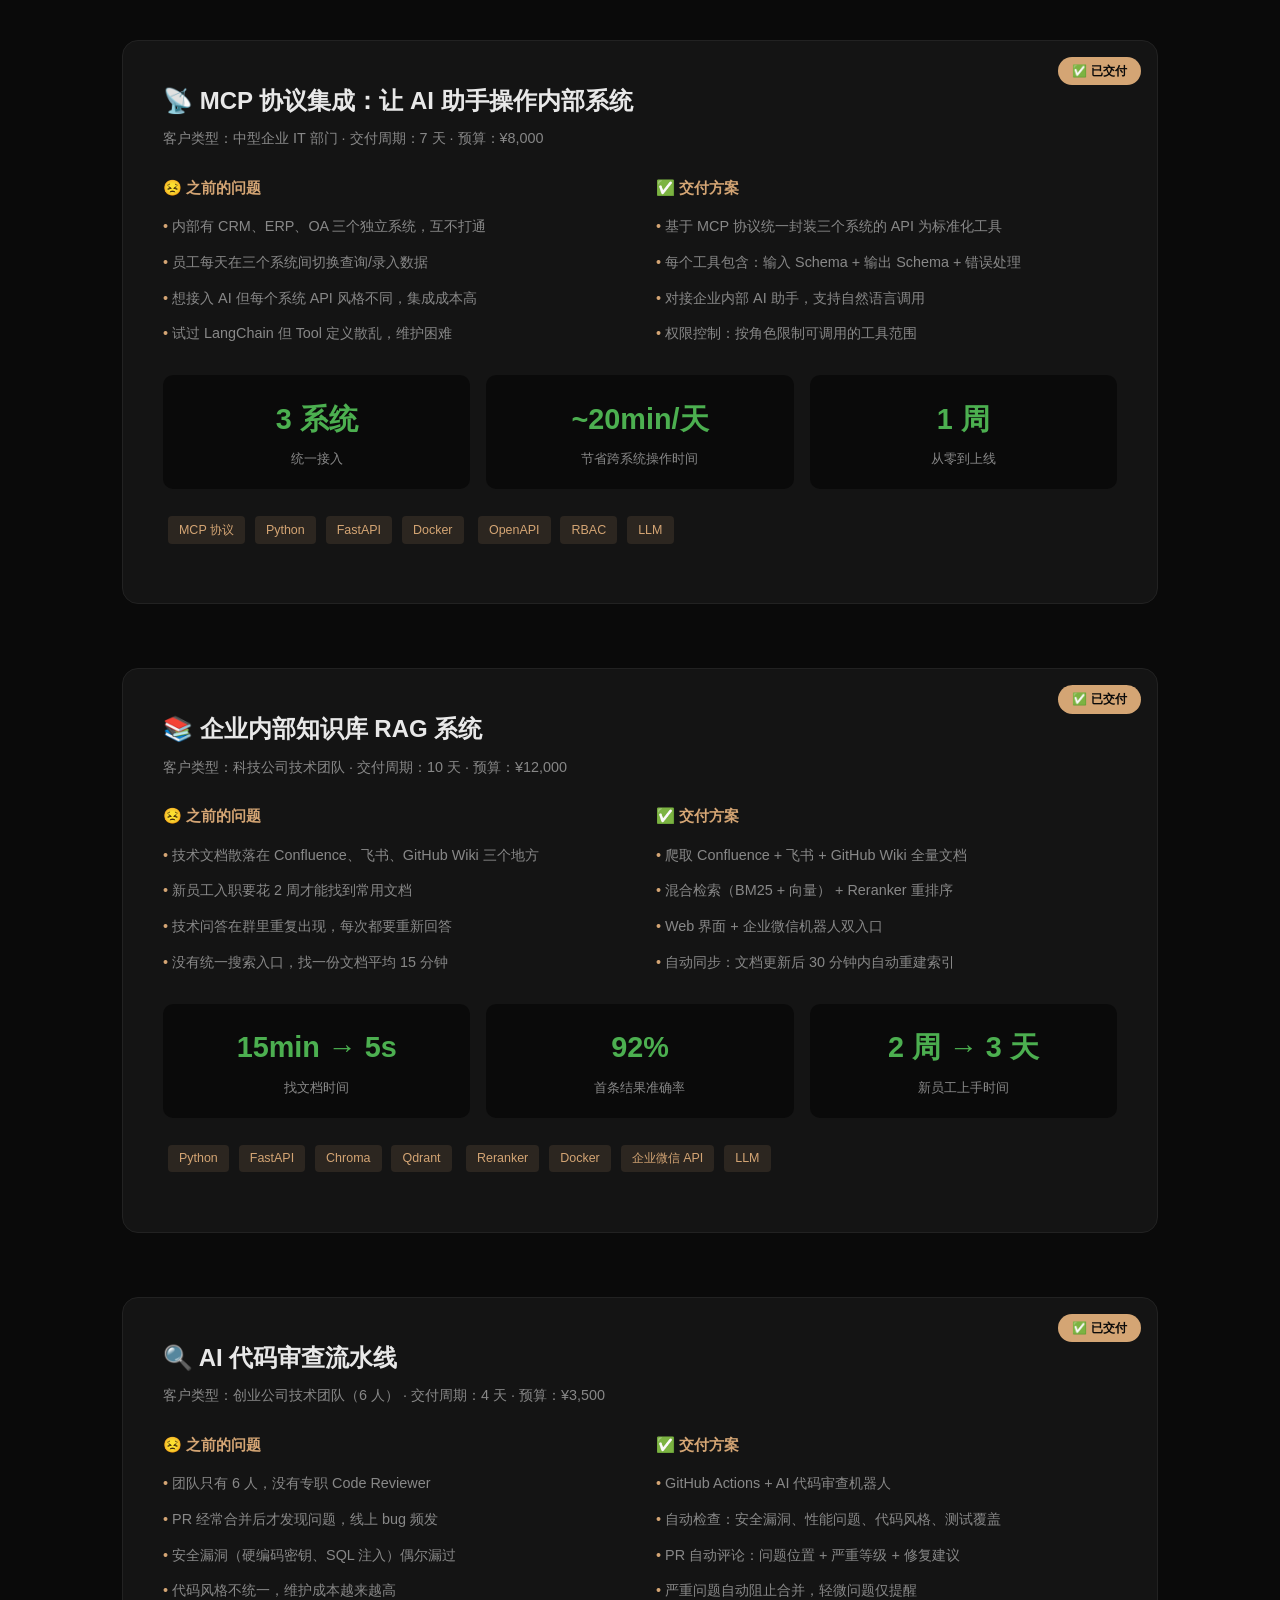
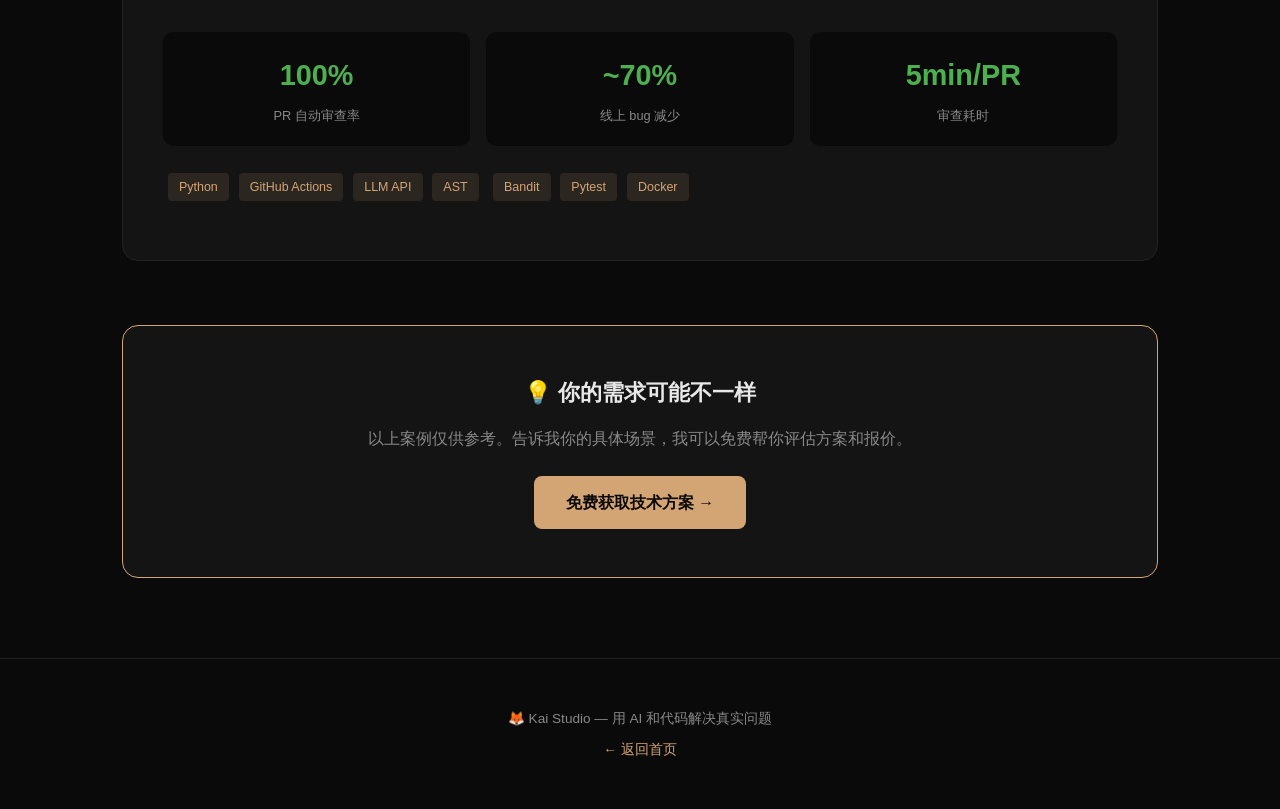
<file: portfolio/case-studies.html>
<!DOCTYPE html>
<html lang="zh-CN">
<head>
<meta charset="UTF-8">
<meta name="viewport" content="width=device-width, initial-scale=1.0">
<title>案例展示 — Kai Studio</title>
<style>
*{margin:0;padding:0;box-sizing:border-box}
:root{--bg:#0a0a0a;--card:#141414;--border:#222;--accent:#d4a574;--accent2:#c07850;--text:#e8e8e8;--muted:#888;--green:#4caf50}
body{background:var(--bg);color:var(--text);font-family:-apple-system,BlinkMacSystemFont,"Segoe UI",Roboto,sans-serif;line-height:1.7}
a{color:var(--accent);text-decoration:none}
a:hover{text-decoration:underline}

nav{position:fixed;top:0;left:0;right:0;z-index:100;background:rgba(10,10,10,.92);backdrop-filter:blur(12px);border-bottom:1px solid var(--border);padding:1rem 2rem;display:flex;justify-content:space-between;align-items:center}
nav .logo{font-size:1.3rem;font-weight:700;color:var(--accent)}
nav .links{display:flex;gap:2rem}
nav .links a{color:var(--muted);font-size:.9rem;transition:color .2s}
nav .links a:hover{color:var(--accent);text-decoration:none}

.page-header{padding:8rem 2rem 3rem;text-align:center;max-width:800px;margin:0 auto}
.page-header h1{font-size:clamp(2rem,4vw,3rem);margin-bottom:.8rem}
.page-header p{color:var(--muted);font-size:1.05rem}

section{padding:3rem 2rem 5rem;max-width:1100px;margin:0 auto}

.case-study{margin-bottom:4rem;background:var(--card);border:1px solid var(--border);border-radius:16px;padding:2.5rem;position:relative;overflow:hidden}
.case-study::before{content:attr(data-badge);position:absolute;top:1rem;right:1rem;background:var(--accent);color:var(--bg);padding:.25rem .9rem;border-radius:20px;font-size:.75rem;font-weight:600}
.case-study h2{font-size:1.5rem;margin-bottom:.3rem}
.case-study .client{color:var(--muted);font-size:.9rem;margin-bottom:1.5rem}

.metrics{display:grid;grid-template-columns:repeat(auto-fit,minmax(150px,1fr));gap:1rem;margin:1.5rem 0}
.metric{text-align:center;padding:1.2rem;background:var(--bg);border-radius:10px}
.metric .num{font-size:1.8rem;font-weight:800;color:var(--accent)}
.metric .num.green{color:var(--green)}
.metric .label{font-size:.8rem;color:var(--muted);margin-top:.3rem}

.two-col{display:grid;grid-template-columns:1fr 1fr;gap:2rem;margin:1.5rem 0}
.two-col h4{color:var(--accent);margin-bottom:.5rem;font-size:.95rem}
.two-col ul{list-style:none;padding:0}
.two-col ul li{padding:.35rem 0;font-size:.9rem;color:var(--muted)}
.two-col ul li::before{content:"• ";color:var(--accent)}

.tech-tags{margin:1rem 0}
.tech-tags span{display:inline-block;background:rgba(212,165,116,.12);color:var(--accent);padding:.2rem .7rem;border-radius:4px;font-size:.78rem;margin:.2rem .3rem}

.cta-box{text-align:center;background:var(--card);border:1px solid var(--accent);border-radius:16px;padding:3rem;margin-top:3rem}
.cta-box h3{font-size:1.4rem;margin-bottom:.8rem}
.cta-box p{color:var(--muted);margin-bottom:1.5rem}
.cta-box .btn{display:inline-block;background:var(--accent);color:var(--bg);padding:.8rem 2rem;border-radius:8px;font-weight:600;transition:all .2s}
.cta-box .btn:hover{background:var(--accent2);transform:translateY(-2px);text-decoration:none}

footer{text-align:center;padding:3rem 2rem;border-top:1px solid var(--border);color:var(--muted);font-size:.85rem}

@media(max-width:768px){.two-col{grid-template-columns:1fr}}
</style>
</head>
<body>

<nav>
  <div class="logo">🦊 Kai Studio</div>
  <div class="links">
    <a href="index.html">首页</a>
    <a href="index.html#services">服务</a>
    <a href="index.html#packages">套餐</a>
    <a href="index.html#contact">联系</a>
  </div>
</nav>

<div class="page-header">
  <h1>📋 案例展示</h1>
  <p>以下是基于真实需求还原的案例。每个案例都包含技术方案、交付物和效果数据。</p>
  <p style="margin-top:.8rem;color:var(--muted);font-size:.85rem">你的需求可能不同 → <a href="index.html#contact">免费获取技术方案</a></p>
</div>

<section>

<!-- Case 1: 自动化脚本 -->
<div class="case-study" data-badge="✅ 已交付">
  <h2>📊 电商运营数据日报自动化</h2>
  <p class="client">客户类型：电商运营团队 · 交付周期：3 天 · 预算：¥1,200</p>

  <div class="two-col">
    <div>
      <h4>😣 之前的问题</h4>
      <ul>
        <li>运营每天手动登录 3 个平台后台导出数据</li>
        <li>复制粘贴到 Excel 做透视表，耗时 40 分钟/天</li>
        <li>经常漏数据、贴错列，月底对账要花半天</li>
        <li>老板要数据时只能回复"等一下，我在拉"</li>
      </ul>
    </div>
    <div>
      <h4>✅ 交付方案</h4>
      <ul>
        <li>Python 脚本自动登录平台 API（淘宝/拼多多/抖店）</li>
        <li>自动拉取昨日销售额、订单量、退款率、广告花费</li>
        <li>生成带图表的 HTML 日报，自动发送到企业微信群</li>
        <li>异常自动预警：退款率突增 > 20% 立即通知</li>
      </ul>
    </div>
  </div>

  <div class="metrics">
    <div class="metric"><div class="num green">40min → 0min</div><div class="label">每日耗时</div></div>
    <div class="metric"><div class="num green">¥2,800/月</div><div class="label">节省人力成本</div></div>
    <div class="metric"><div class="num green">0 次</div><div class="label">漏报/错报（运行至今）</div></div>
  </div>

  <div class="tech-tags">
    <span>Python</span><span>淘宝 API</span><span>拼多多 API</span><span>企业微信机器人</span>
    <span>Pandas</span><span>Matplotlib</span><span>APScheduler</span><span>Docker</span>
  </div>
</div>

<!-- Case 2: AI Agent -->
<div class="case-study" data-badge="✅ 已交付">
  <h2>🤖 客户工单智能分类与回复 Agent</h2>
  <p class="client">客户类型：SaaS 客服团队 · 交付周期：5 天 · 预算：¥4,500</p>

  <div class="two-col">
    <div>
      <h4>😣 之前的问题</h4>
      <ul>
        <li>日均 200+ 工单，客服团队 5 人忙不过来</li>
        <li>简单问题（密码重置/账单查询）占 60%，仍需人工处理</li>
        <li>工单分类全靠人工判断，分错部门导致响应延迟</li>
        <li>平均首次响应时间 4 小时，客户满意度持续下降</li>
      </ul>
    </div>
    <div>
      <h4>✅ 交付方案</h4>
      <ul>
        <li>基于 LLM 的工单意图识别 + 自动分类路由</li>
        <li>60% 常见问题自动生成回复草稿，人工审核后发送</li>
        <li>集成到现有工单系统（通过 API 对接）</li>
        <li>兜底机制：Agent 不确定时自动转人工并附上下文摘要</li>
      </ul>
    </div>
  </div>

  <div class="metrics">
    <div class="metric"><div class="num green">4h → 12min</div><div class="label">平均首次响应</div></div>
    <div class="metric"><div class="num green">60%</div><div class="label">自动处理率</div></div>
    <div class="metric"><div class="num green">¥15,000/月</div><div class="label">节省人力成本</div></div>
  </div>

  <div class="tech-tags">
    <span>Python</span><span>LLM API</span><span>FastAPI</span><span>SQLite</span>
    <span>Docker</span><span>Webhook</span><span>Prompt Engineering</span>
  </div>
</div>

<!-- Case 3: MCP 集成 -->
<div class="case-study" data-badge="✅ 已交付">
  <h2>📡 MCP 协议集成：让 AI 助手操作内部系统</h2>
  <p class="client">客户类型：中型企业 IT 部门 · 交付周期：7 天 · 预算：¥8,000</p>

  <div class="two-col">
    <div>
      <h4>😣 之前的问题</h4>
      <ul>
        <li>内部有 CRM、ERP、OA 三个独立系统，互不打通</li>
        <li>员工每天在三个系统间切换查询/录入数据</li>
        <li>想接入 AI 但每个系统 API 风格不同，集成成本高</li>
        <li>试过 LangChain 但 Tool 定义散乱，维护困难</li>
      </ul>
    </div>
    <div>
      <h4>✅ 交付方案</h4>
      <ul>
        <li>基于 MCP 协议统一封装三个系统的 API 为标准化工具</li>
        <li>每个工具包含：输入 Schema + 输出 Schema + 错误处理</li>
        <li>对接企业内部 AI 助手，支持自然语言调用</li>
        <li>权限控制：按角色限制可调用的工具范围</li>
      </ul>
    </div>
  </div>

  <div class="metrics">
    <div class="metric"><div class="num green">3 系统</div><div class="label">统一接入</div></div>
    <div class="metric"><div class="num green">~20min/天</div><div class="label">节省跨系统操作时间</div></div>
    <div class="metric"><div class="num green">1 周</div><div class="label">从零到上线</div></div>
  </div>

  <div class="tech-tags">
    <span>MCP 协议</span><span>Python</span><span>FastAPI</span><span>Docker</span>
    <span>OpenAPI</span><span>RBAC</span><span>LLM</span>
  </div>
</div>

<!-- Case 4: RAG 知识库 -->
<div class="case-study" data-badge="✅ 已交付">
  <h2>📚 企业内部知识库 RAG 系统</h2>
  <p class="client">客户类型：科技公司技术团队 · 交付周期：10 天 · 预算：¥12,000</p>

  <div class="two-col">
    <div>
      <h4>😣 之前的问题</h4>
      <ul>
        <li>技术文档散落在 Confluence、飞书、GitHub Wiki 三个地方</li>
        <li>新员工入职要花 2 周才能找到常用文档</li>
        <li>技术问答在群里重复出现，每次都要重新回答</li>
        <li>没有统一搜索入口，找一份文档平均 15 分钟</li>
      </ul>
    </div>
    <div>
      <h4>✅ 交付方案</h4>
      <ul>
        <li>爬取 Confluence + 飞书 + GitHub Wiki 全量文档</li>
        <li>混合检索（BM25 + 向量） + Reranker 重排序</li>
        <li>Web 界面 + 企业微信机器人双入口</li>
        <li>自动同步：文档更新后 30 分钟内自动重建索引</li>
      </ul>
    </div>
  </div>

  <div class="metrics">
    <div class="metric"><div class="num green">15min → 5s</div><div class="label">找文档时间</div></div>
    <div class="metric"><div class="num green">92%</div><div class="label">首条结果准确率</div></div>
    <div class="metric"><div class="num green">2 周 → 3 天</div><div class="label">新员工上手时间</div></div>
  </div>

  <div class="tech-tags">
    <span>Python</span><span>FastAPI</span><span>Chroma</span><span>Qdrant</span>
    <span>Reranker</span><span>Docker</span><span>企业微信 API</span><span>LLM</span>
  </div>
</div>

<!-- Case 5: 代码审查 -->
<div class="case-study" data-badge="✅ 已交付">
  <h2>🔍 AI 代码审查流水线</h2>
  <p class="client">客户类型：创业公司技术团队（6 人） · 交付周期：4 天 · 预算：¥3,500</p>

  <div class="two-col">
    <div>
      <h4>😣 之前的问题</h4>
      <ul>
        <li>团队只有 6 人，没有专职 Code Reviewer</li>
        <li>PR 经常合并后才发现问题，线上 bug 频发</li>
        <li>安全漏洞（硬编码密钥、SQL 注入）偶尔漏过</li>
        <li>代码风格不统一，维护成本越来越高</li>
      </ul>
    </div>
    <div>
      <h4>✅ 交付方案</h4>
      <ul>
        <li>GitHub Actions + AI 代码审查机器人</li>
        <li>自动检查：安全漏洞、性能问题、代码风格、测试覆盖</li>
        <li>PR 自动评论：问题位置 + 严重等级 + 修复建议</li>
        <li>严重问题自动阻止合并，轻微问题仅提醒</li>
      </ul>
    </div>
  </div>

  <div class="metrics">
    <div class="metric"><div class="num green">100%</div><div class="label">PR 自动审查率</div></div>
    <div class="metric"><div class="num green">~70%</div><div class="label">线上 bug 减少</div></div>
    <div class="metric"><div class="num green">5min/PR</div><div class="label">审查耗时</div></div>
  </div>

  <div class="tech-tags">
    <span>Python</span><span>GitHub Actions</span><span>LLM API</span><span>AST</span>
    <span>Bandit</span><span>Pytest</span><span>Docker</span>
  </div>
</div>

<div class="cta-box">
  <h3>💡 你的需求可能不一样</h3>
  <p>以上案例仅供参考。告诉我你的具体场景，我可以免费帮你评估方案和报价。</p>
  <a href="index.html#contact" class="btn">免费获取技术方案 →</a>
</div>

</section>

<footer>
  <p>🦊 Kai Studio — 用 AI 和代码解决真实问题</p>
  <p style="margin-top:.5rem"><a href="index.html">← 返回首页</a></p>
</footer>

</body>
</html>
</file>
